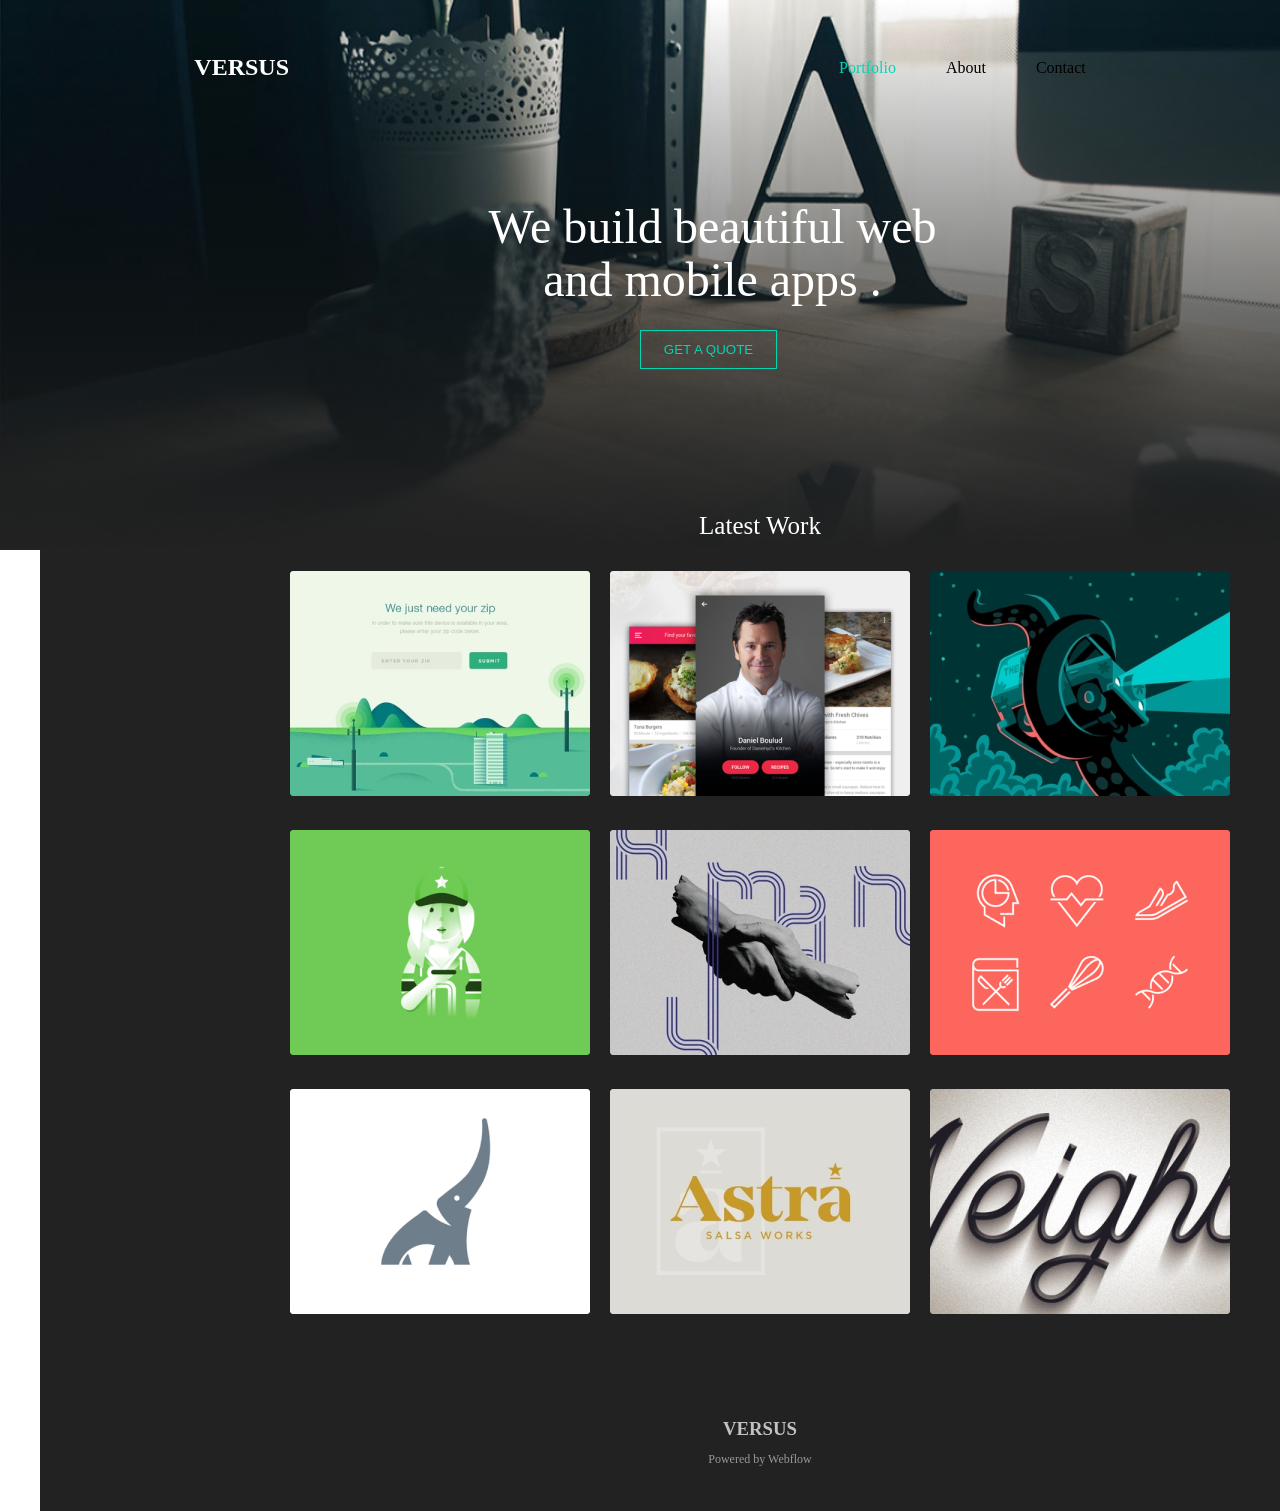
<file: 5uygavazefa/index.html>
<!DOCTYPE html>
<html lang="en">

<head>
    <meta charset="UTF-8">
    <meta name="viewport" content="width=device-width, initial-scale=1.0">
    <title>5dars uygavazefa</title>
    <link rel="stylesheet" href="./style.css">
</head>

<body>
    <div class="container">
        <img class="hunt_lot" src="./backgraundimg.png" alt="">
    </div>
    <div class="novbar">
        <div>
            <h3 class="repley_safe">VERSUS</h3>
        </div>
        <div class="trick_well">
            <p class="adventure_evil">Portfolio</p>
            <p class="bets_card">About</p>
            <p class="evetir_food">Contact</p>
        </div>
    </div>
    <div class="lauguh_kill">
        <h2 class="projact_shout">We build beautiful web and mobile apps .</h2>
        <button class="lound_sner">Get a quote</button>
    </div>
    <div class="alive_among">
        <div class="smll_terrible">
            <h3 class="section_title">Latest Work</h3>
        </div>
        <div class="fial_frendliy">
            <div class="gredey_penet">
                <div> <img src="./yashilmakon.png" alt=""></div>
                <div> <img src="./oshpazbova.png" alt=""></div>
                <div><img src="./biroyoq.png" alt=""></div>
            </div>
            <div class="gredey_penet">
                <div> <img src="./yashilit.png" alt=""></div>
                <div> <img src="./salom.png" alt=""></div>
                <div><img src="./iconca.png" alt=""></div>
            </div>
            <div class="gredey_penet    ">
                <div> <img src="./fel.png" alt=""></div>
                <div> <img src="./astrogang.png" alt=""></div>
                <div><img src="./neigh.png" alt=""></div>
            </div>
        </div>
        <div class="foter">
            <h3 class="foter_one">VERSUS</h3>
            <h3 class="foter_two">Powered by Webflow</H1>

        </div>



    </div>



</body>


</html>
</file>
<file: 5uygavazefa/style.css>
* {
    margin: 0;
    padding: 0;
    box-sizing: border-box;
}

.container {
    max-width: 1440px;
    margin: 0 auto;
}

.hunt_lot {
    width: 1440px;
    height: 550px;
}

.novbar {
    display: flex;
    align-items: center;
    gap: 550px;
    justify-content: center;
    margin-top: -500px;
}

.repley_safe {
    color: #FFF;
    font-family: 'Regular400';
    font-size: 24px;
    font-style: normal;
}

.trick_well {
    display: flex;
    gap: 50px;
    /* position: absolute; */
    /* top: 5px; */
    /* left: 5px; */
}

.adventure_evil {
    color: #00D6B4;
}

.projact_shout {
    width: 465px;
    color: #FFF;
    text-align: center;
    font-size: 48px;
    font-style: normal;
    font-weight: 400; 
    line-height: 53px;
    position: absolute;
    left: 30px;
}

.lauguh_kill {
    align-items: center;
    justify-content: center;
    flex-direction: column;
    position: absolute;
    left: 450px;
    top: 200px;
}

.lound_sner {
    width: 137px;
    height: 39px;
    background: transparent;
    border: 1px solid #00D6B4;
    color: #00D6B4;
    text-transform: uppercase;
    position: absolute;
    top: 130px;
    left: 190px;
    transition: .5s;
}

.lound_sner:hover {
    box-shadow: 0px 0px 10px 0px #00D6B4;
    transition: .5s;
}

.alive_among{
    /* position: absolute; */
    background-color: #222;
    width: 1440px;
    height: 1000px;
    margin-left: 40px;

}

.section_title{
    color: #FFF;
    text-align: center;
    font-family: 'Regular400';
    font-size: 25px;
    font-style: normal;
    font-weight: 400;
    line-height: 30px;
    margin-top: 430px;
}

.gredey_penet{
    display: flex;
    justify-content: center;
    gap: 20px;
    margin-top: 30px;
}

.foter_one{
    color: #C2C2C2;
    text-align: center;
    line-height: 22px;
    text-transform: uppercase;
}

.foter_two{
    color: #999;
    text-align: center;
    font-family: 'Regular400';
    font-size: 12px;
    font-style: normal;
    font-weight: 400;
    line-height: 18px;
}

.foter{
    display: flex;
    flex-direction: column;
    gap: 10px;
    margin-top: 100px;
}
</file>
<file: 5darsuygavazefa.css>
* {
    margin: 0;
    padding: 0;
    box-sizing: border-box;
}

.container {
    max-width: 1440px;
    margin: 0 auto;
}

.hunt_lot {
    width: 1440px;
    height: 550px;
}

.novbar {
    display: flex;
    align-items: center;
    gap: 550px;
    justify-content: center;
    margin-top: -500px;
}

.repley_safe {
    color: #FFF;
    font-family: 'Regular400';
    font-size: 24px;
    font-style: normal;
}

.trick_well {
    display: flex;
    gap: 50px;
    /* position: absolute; */
    /* top: 5px; */
    /* left: 5px; */
}

.adventure_evil {
    color: #00D6B4;
}

.projact_shout {
    width: 465px;
    color: #FFF;
    text-align: center;
    font-size: 48px;
    font-style: normal;
    font-weight: 400; 
    line-height: 53px;
    position: absolute;
    left: 30px;
}

.lauguh_kill {
    align-items: center;
    justify-content: center;
    flex-direction: column;
    position: absolute;
    left: 450px;
    top: 200px;
}

.lound_sner {
    width: 137px;
    height: 39px;
    background: transparent;
    border: 1px solid #00D6B4;
    color: #00D6B4;
    text-transform: uppercase;
    position: absolute;
    top: 130px;
    left: 190px;
    transition: .5s;
}

.lound_sner:hover {
    box-shadow: 0px 0px 10px 0px #00D6B4;
    transition: .5s;
}

.alive_among{
    /* position: absolute; */
    background-color: #222;
    width: 1440px;
    height: 1000px;
    margin-left: 40px;

}

.section_title{
    color: #FFF;
    text-align: center;
    font-family: 'Regular400';
    font-size: 25px;
    font-style: normal;
    font-weight: 400;
    line-height: 30px;
    margin-top: 430px;
}

.gredey_penet{
    display: flex;
    justify-content: center;
    gap: 20px;
    margin-top: 30px;
}

.foter_one{
    color: #C2C2C2;
    text-align: center;
    line-height: 22px;
    text-transform: uppercase;
}

.foter_two{
    color: #999;
    text-align: center;
    font-family: 'Regular400';
    font-size: 12px;
    font-style: normal;
    font-weight: 400;
    line-height: 18px;
}

.foter{
    display: flex;
    flex-direction: column;
    gap: 10px;
    margin-top: 100px;
}
</file>
